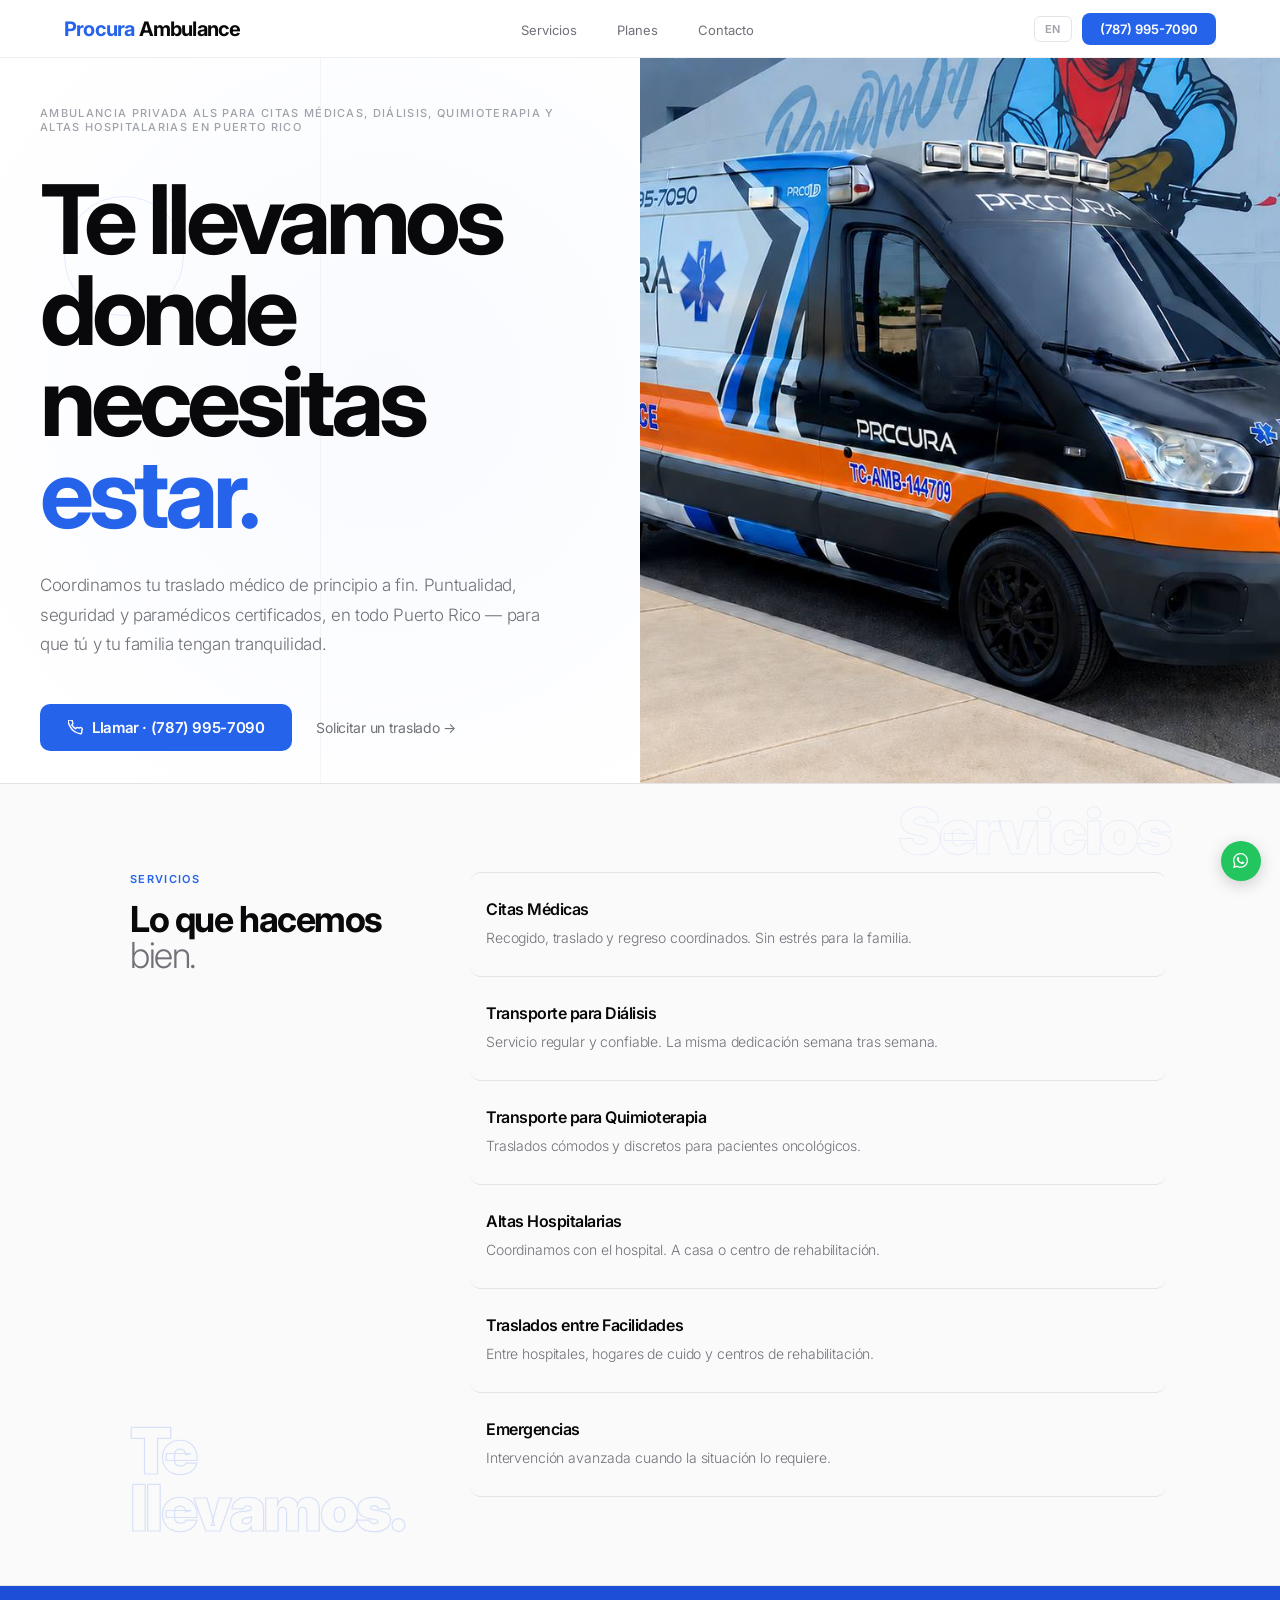
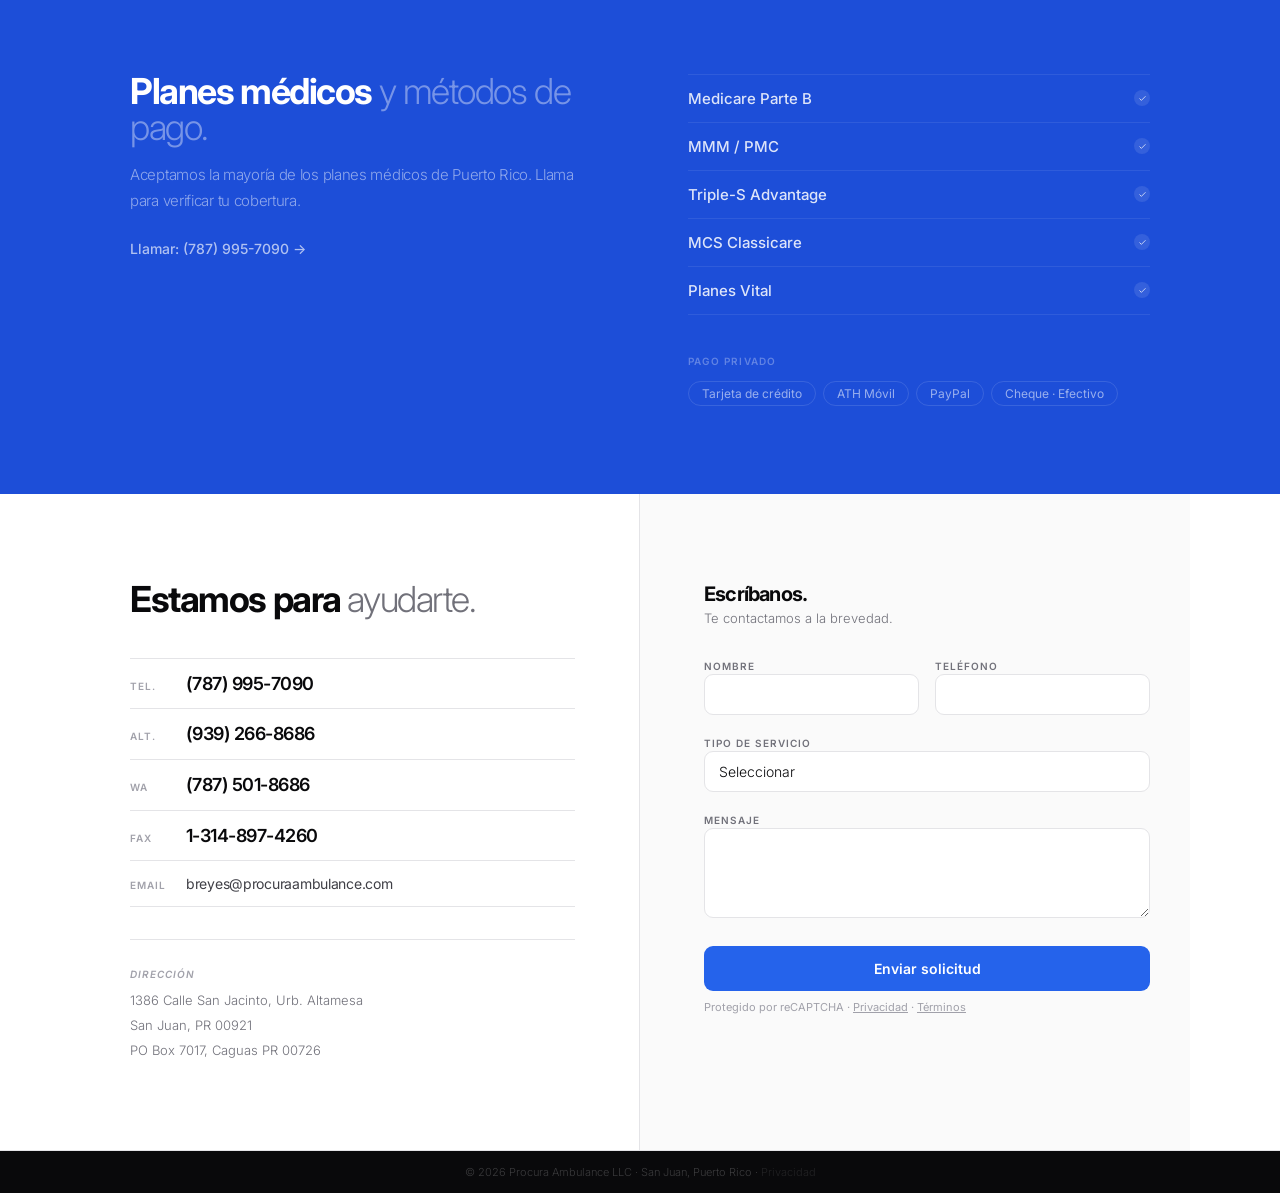
<file: index.html>
<!DOCTYPE html>
<html lang="es">
<head>
<meta charset="UTF-8">
<meta name="color-scheme" content="light">
<meta name="theme-color" content="#ffffff">
<meta name="viewport" content="width=device-width, initial-scale=1.0">
<title>Procura Ambulance | Transporte Médico Privado en Puerto Rico</title>
<meta name="description" content="Transporte médico privado en Puerto Rico. Diálisis, citas médicas, quimioterapia, altas hospitalarias. Paramédicos certificados. Llame: (787) 995-7090.">
<meta name="keywords" content="transporte médico Puerto Rico, ambulancia privada Puerto Rico, transporte diálisis Puerto Rico, traslado médico San Juan, Procura Ambulance, alta hospitalaria traslado PR">
<meta name="robots" content="index, follow, max-snippet:-1, max-image-preview:large, max-video-preview:-1">
<meta name="author" content="Procura Ambulance LLC">
<link rel="canonical" href="https://procuraambulance.com">
<meta property="og:type" content="website">
<meta property="og:site_name" content="Procura Ambulance">
<meta property="og:title" content="Procura Ambulance | Transporte Médico Privado en Puerto Rico">
<meta property="og:description" content="Transporte médico privado con paramédicos certificados. Diálisis, citas médicas, quimioterapia, altas hospitalarias. Puerto Rico. (787) 995-7090.">
<meta property="og:url" content="https://procuraambulance.com">
<meta property="og:image" content="https://procuraambulance.com/og-image.jpg">
<meta property="og:image:width" content="1200">
<meta property="og:image:height" content="630">
<meta property="og:image:alt" content="Procura Ambulance — Transporte Médico Privado en Puerto Rico">
<meta property="og:locale" content="es_PR">
<meta name="twitter:card" content="summary_large_image">
<meta name="twitter:title" content="Procura Ambulance | Transporte Médico Privado en Puerto Rico">
<meta name="twitter:description" content="Transporte médico privado con paramédicos certificados en Puerto Rico. (787) 995-7090.">
<meta name="twitter:image" content="https://procuraambulance.com/og-image.jpg">
<link rel="icon" type="image/svg+xml" href="data:image/svg+xml,%3Csvg xmlns='http://www.w3.org/2000/svg' viewBox='0 0 32 32'%3E%3Crect width='32' height='32' rx='8' fill='%232563EB'/%3E%3Ctext x='16' y='23' text-anchor='middle' font-family='Arial' font-weight='bold' font-size='18' fill='white'%3EP%3C/text%3E%3C/svg%3E">
<script type="application/ld+json">
{"@context":"https://schema.org","@type":"MedicalBusiness","name":"Procura Ambulance LLC","alternateName":"Procura Ambulance","url":"https://procuraambulance.com","telephone":"+17879957090","email":"breyes@procuraambulance.com","priceRange":"$$","areaServed":{"@type":"State","name":"Puerto Rico"},"serviceType":["Transporte médico privado","Traslado para diálisis","Traslado para quimioterapia","Alta hospitalaria","Traslado entre facilidades médicas","Citas médicas","Emergencias médicas"],"address":{"@type":"PostalAddress","streetAddress":"1386 Calle San Jacinto, Urb. Altamesa","addressLocality":"San Juan","addressRegion":"PR","postalCode":"00921","addressCountry":"US"},"geo":{"@type":"GeoCoordinates","latitude":"18.4037","longitude":"-66.0636"},"contactPoint":[{"@type":"ContactPoint","telephone":"+17879957090","contactType":"customer service","availableLanguage":["Spanish","English"],"areaServed":"PR"},{"@type":"ContactPoint","telephone":"+17875018686","contactType":"customer service","availableLanguage":["Spanish","English"]}],"hasMap":"https://maps.google.com/?q=1386+Calle+San+Jacinto+Urb+Altamesa+San+Juan+PR+00921","medicalSpecialty":"Emergency","availableService":[{"@type":"MedicalTherapy","name":"Transporte para Diálisis"},{"@type":"MedicalTherapy","name":"Transporte para Quimioterapia"},{"@type":"MedicalTherapy","name":"Alta Hospitalaria"},{"@type":"MedicalTherapy","name":"Traslado entre Facilidades"},{"@type":"MedicalTherapy","name":"Citas Médicas"},{"@type":"MedicalTherapy","name":"Emergencias"}]}
</script>
<link rel="preconnect" href="https://fonts.googleapis.com">
<link rel="preconnect" href="https://fonts.gstatic.com" crossorigin>
<link href="https://fonts.googleapis.com/css2?family=Inter:ital,wght@0,300;0,400;0,500;0,600;0,700;1,300&display=swap" rel="stylesheet">
<script src="https://www.google.com/recaptcha/api.js?render=6LegoLwsAAAAJdOUtP4m15oGleCQnMo0rz1-6lu"></script>
<style>
*,*::before,*::after{box-sizing:border-box;margin:0;padding:0}
html{color-scheme:only light!important;scroll-behavior:smooth}
:root{
  --blue:#2563EB;--blue-dk:#1D4ED8;--ink:#09090B;--ink2:#3F3F46;--ink3:#71717A;--ink4:#A1A1AA;
  --rule:#E4E4E7;--off:#FAFAFA;--white:#FFFFFF;
  --font:'Inter',-apple-system,BlinkMacSystemFont,sans-serif;--max:1100px;
}

/* ── LANGUAGE SYSTEM — limpio ── */
.es, .en { display: none !important; }
body.lang-es .es { display: revert !important; }
body.lang-en .en { display: revert !important; }
body.lang-es .es.flex { display: flex !important; }
body.lang-en .en.flex { display: flex !important; }
body.lang-es .es.inline { display: inline !important; }
body.lang-en .en.inline { display: inline !important; }

body{font-family:var(--font);color:var(--ink);background:var(--white);-webkit-font-smoothing:antialiased;overflow-x:hidden}
nav{position:fixed;inset:0 0 auto;z-index:99;height:58px;padding:0 2rem;background:rgba(255,255,255,.93);backdrop-filter:blur(20px);border-bottom:1px solid rgba(0,0,0,.06);display:flex;align-items:center}
.nav-inner{width:100%;padding:0 2rem;margin:0;display:flex;align-items:center;justify-content:space-between}
.logo{font-size:20px;font-weight:700;letter-spacing:-.04em;color:var(--ink);text-decoration:none}
.logo b{color:var(--blue)}
.nav-links{display:flex;gap:2.5rem;list-style:none}
.nav-links a{font-size:13px;color:var(--ink3);text-decoration:none;transition:color .12s}
.nav-links a:hover{color:var(--ink)}
.nav-right{display:flex;align-items:center;gap:10px}
.lang{font-family:var(--font);font-size:11px;font-weight:600;letter-spacing:.06em;color:var(--ink4);background:none;border:1px solid var(--rule);border-radius:6px;padding:5px 10px;cursor:pointer;transition:all .12s}
.lang:hover{color:var(--ink)}
.nav-cta{font-size:13px;font-weight:600;color:#fff;background:var(--blue);border-radius:8px;padding:8px 18px;text-decoration:none;transition:background .12s}
.nav-cta:hover{background:var(--blue-dk)}
.ham{display:none;background:none;border:none;cursor:pointer;padding:4px;flex-direction:column;gap:5px}
.ham span{display:block;width:20px;height:1.5px;background:var(--ink)}
#hero{padding-top:58px;min-height:auto;display:flex;flex-direction:column;border-bottom:1px solid var(--rule);position:relative;overflow:hidden;background:var(--white)}
.hero-bg-text{position:absolute;right:0;bottom:2%;font-size:clamp(50px,8vw,110px);font-weight:900;letter-spacing:-.08em;line-height:.85;color:transparent;-webkit-text-stroke:1px rgba(37,99,235,.18);pointer-events:none;user-select:none;text-align:right;z-index:0;padding-right:3%;white-space:nowrap;animation:float 6s ease-in-out infinite}
@keyframes float{0%,100%{transform:translateY(0)}50%{transform:translateY(-20px)}}
.hero-grid-line{position:absolute;top:58px;bottom:0;width:1px;background:rgba(0,0,0,.04);z-index:0}
.hero-grid-line:nth-child(1){left:25%}
.hero-grid-line:nth-child(2){left:50%}
.hero-grid-line:nth-child(3){left:75%}
.hero-circle{position:absolute;top:15%;right:8%;width:200px;height:200px;border-radius:50%;border:2px solid rgba(37,99,235,.18);z-index:0}
.hero-circle::after{content:'';position:absolute;inset:30px;border-radius:50%;border:1.5px solid rgba(37,99,235,.12)}
.hero-circle::before{content:'';position:absolute;inset:60px;border-radius:50%;border:1px solid rgba(37,99,235,.08)}
.hero-content{position:relative;z-index:1;flex:1;display:flex;flex-direction:column;justify-content:center;max-width:var(--max);margin:0 auto;width:100%;padding:3rem 2.5rem 2rem}
.h-eyebrow{font-size:11px;font-weight:500;letter-spacing:.12em;text-transform:uppercase;color:var(--ink4);margin-bottom:2.5rem;display:flex;align-items:center;gap:12px}
.h-eyebrow::before{content:'';flex-shrink:0;width:24px;height:1px;background:var(--ink4)}
.h1{font-size:clamp(48px,7.5vw,110px);font-weight:700;line-height:.95;letter-spacing:-.055em;color:var(--ink);margin-bottom:2rem;max-width:800px}
.h1 b{color:var(--blue)}
.h-desc{font-size:17px;font-weight:300;color:var(--ink3);line-height:1.75;letter-spacing:-.02em;max-width:520px;margin-bottom:2.75rem}
.h-btns{display:flex;align-items:center;gap:1.5rem;flex-wrap:wrap}
.btn-main{display:inline-flex;align-items:center;gap:9px;font-family:var(--font);font-size:15px;font-weight:600;color:#fff;background:var(--blue);padding:14px 28px;border-radius:10px;text-decoration:none;letter-spacing:-.025em;transition:background .12s}
.btn-main:hover{background:var(--blue-dk)}
.btn-ghost{font-size:14px;font-weight:400;color:var(--ink3);text-decoration:none;letter-spacing:-.02em;transition:color .12s}
.btn-ghost:hover{color:var(--ink)}
#servicios{background:var(--off);border-bottom:1px solid var(--rule)}
.wrap{max-width:var(--max);margin:0 auto;padding:5.5rem 2.5rem}
.two-col{display:grid;grid-template-columns:260px 1fr;gap:6rem;align-items:start}
.eyebrow{font-size:11px;font-weight:600;letter-spacing:.12em;text-transform:uppercase;color:var(--blue);margin-bottom:1rem}
.sec-h{font-size:clamp(22px,2.8vw,38px);font-weight:700;letter-spacing:-.04em;line-height:1.0;color:var(--ink);margin-bottom:1rem}
.sec-h i{font-style:normal;font-weight:300;color:var(--ink3)}
.svc-rows{display:flex;flex-direction:column}
.svc-row{display:block;padding:1.625rem 1rem;margin:0 -1rem;border-bottom:1px solid var(--rule);border-radius:10px;transition:background .15s}
.svc-row:first-child{border-top:1px solid var(--rule)}
.svc-row:hover{background:var(--white)}
.svc-n{font-size:11px;font-weight:700;color:rgba(37,99,235,.4);letter-spacing:.06em;padding-top:4px}
.svc-row h3{font-size:16px;font-weight:600;color:var(--ink);letter-spacing:-.03em;margin-bottom:.4rem;line-height:1.3}
.svc-row p{font-size:14px;font-weight:300;color:var(--ink3);line-height:1.7;letter-spacing:-.01em}
#planes{background:var(--blue-dk)}
.pl-grid{max-width:var(--max);margin:0 auto;padding:5.5rem 2.5rem;display:grid;grid-template-columns:1fr 1fr;gap:6rem;align-items:start}
.pl-h{font-size:clamp(22px,2.8vw,38px);font-weight:700;letter-spacing:-.04em;line-height:1.0;color:#fff;margin-bottom:1rem}
.pl-h i{font-style:normal;font-weight:300;color:rgba(255,255,255,.4)}
.pl-p{font-size:15px;font-weight:300;color:rgba(255,255,255,.5);line-height:1.75;letter-spacing:-.02em;margin-bottom:1.5rem}
.pl-cta-lnk{font-size:14px;font-weight:500;color:rgba(255,255,255,.65);text-decoration:none;transition:color .12s}
.pl-cta-lnk:hover{color:#fff}
.pl-rows{display:flex;flex-direction:column}
.pl-row{display:flex;align-items:center;justify-content:space-between;padding:.875rem 0;border-bottom:1px solid rgba(255,255,255,.08);font-size:15px;font-weight:500;color:rgba(255,255,255,.85)}
.pl-row:first-child{border-top:1px solid rgba(255,255,255,.08)}
.pl-ck{width:16px;height:16px;border-radius:50%;background:rgba(255,255,255,.1);display:flex;align-items:center;justify-content:center;flex-shrink:0}
.pl-ck svg{stroke:rgba(255,255,255,.75)}
.pago-wrap{margin-top:2.5rem;}
.pago-lbl{font-size:10px;font-weight:600;letter-spacing:.12em;text-transform:uppercase;color:rgba(255,255,255,.3);margin-bottom:.875rem}
.pago-tags{display:flex;flex-wrap:wrap;gap:7px;margin-top:.75rem}
.pago-tag{font-size:12px;color:rgba(255,255,255,.55);border:1px solid rgba(255,255,255,.12);border-radius:100px;padding:4px 13px}
#contacto{border-bottom:1px solid var(--rule)}
.con-grid{max-width:var(--max);margin:0 auto;display:grid;grid-template-columns:1fr 1fr}
.con-l{padding:5.5rem 4rem 5.5rem 2.5rem;border-right:1px solid var(--rule)}
.con-r{padding:5.5rem 2.5rem 5.5rem 4rem;background:var(--off)}
.con-h{font-size:clamp(22px,2.8vw,38px);font-weight:700;letter-spacing:-.04em;line-height:1.0;color:var(--ink);margin-bottom:2.5rem}
.con-h i{font-style:normal;font-weight:300;color:var(--ink3)}
.con-rows{display:flex;flex-direction:column}
.ci{display:flex;align-items:baseline;gap:1.25rem;padding:.875rem 0;border-bottom:1px solid var(--rule);text-decoration:none;transition:opacity .12s}
.ci:first-child{border-top:1px solid var(--rule)}
.ci:hover{opacity:.5}
.ci-l{font-size:10px;font-weight:600;letter-spacing:.1em;text-transform:uppercase;color:var(--ink4);min-width:36px;flex-shrink:0;padding-top:3px}
.ci-v{font-size:18px;font-weight:600;letter-spacing:-.03em;color:var(--ink);line-height:1.2}
.ci-sm{font-size:14px;font-weight:400;letter-spacing:-.02em;color:var(--ink2)}
.con-addr{margin-top:2rem;padding-top:1.75rem;border-top:1px solid var(--rule)}
.ca-l{font-size:10px;font-weight:600;letter-spacing:.1em;text-transform:uppercase;color:var(--ink4);margin-bottom:.5rem}
.ca-p{font-size:13px;font-weight:300;color:var(--ink3);line-height:1.9;font-style:normal}
.f-title{font-size:20px;font-weight:700;letter-spacing:-.04em;color:var(--ink);margin-bottom:4px}
.f-sub{font-size:13px;font-weight:300;color:var(--ink3);margin-bottom:1.75rem}
.fg{margin-bottom:1rem}
.fl{display:block;font-size:10px;font-weight:600;letter-spacing:.1em;text-transform:uppercase;color:var(--ink3);margin-bottom:6px}
.fi{width:100%;background:var(--white);border:1px solid var(--rule);border-radius:9px;padding:11px 14px;font-family:var(--font);font-size:14px;font-weight:300;color:var(--ink);outline:none;appearance:none;transition:border-color .12s,box-shadow .12s}
.fi::placeholder{color:var(--ink4)}
.fi:focus{border-color:var(--blue);box-shadow:0 0 0 3px rgba(37,99,235,.08)}
select.fi{cursor:pointer}
textarea.fi{resize:vertical;min-height:90px;line-height:1.65}
.f2{display:grid;grid-template-columns:1fr 1fr;gap:1rem}
.btn-send{width:100%;margin-top:.5rem;font-family:var(--font);font-size:14px;font-weight:600;color:#fff;background:var(--blue);border:none;border-radius:9px;padding:14px;cursor:pointer;transition:background .12s}
.btn-send:hover{background:var(--blue-dk)}
.btn-send:disabled{opacity:.6;cursor:not-allowed}
.f-ok{display:none;padding:1.5rem;text-align:center;font-size:14px;color:#16a34a}
.recaptcha-note{font-size:11px;color:var(--ink4);line-height:1.5;margin-top:.5rem}
.recaptcha-note a{color:var(--ink4)}
.grecaptcha-badge{visibility:hidden}
footer{background:var(--ink);padding:.875rem 2.5rem}
.foot{max-width:var(--max);margin:0 auto;font-size:11px;font-weight:300;color:rgba(255,255,255,.2);text-align:center}
.floats{position:fixed;bottom:1.2rem;right:1.2rem;z-index:199;display:flex;flex-direction:column;gap:6px;align-items:flex-end}
.fl-btn{display:flex;align-items:center;justify-content:center;gap:8px;font-family:var(--font);font-size:13px;font-weight:600;text-decoration:none;padding:10px;width:40px;height:40px;border-radius:50%;box-shadow:0 4px 16px rgba(0,0,0,.18);transition:transform .12s}
.fl-btn span{display:none}
.fl-btn:hover{transform:scale(1.08)}
.fl-tel{background:var(--blue);color:#fff}
.fl-wa{background:#22C55E;color:#fff}
@media(max-width:900px){
  .nav-links,.nav-cta{display:none}
  .ham{display:flex}
  .two-col{grid-template-columns:1fr;gap:3rem}
  .pl-grid{grid-template-columns:1fr;gap:3rem}
  .con-grid{grid-template-columns:1fr}
  .con-l{border-right:none;border-bottom:1px solid var(--rule);padding:4rem 1.5rem 3rem}
  .con-r{padding:3rem 1.5rem 4.5rem}
  .wrap,.pl-grid{padding:4rem 1.5rem}
}
@media(max-width:560px){
  nav{padding:0 1.25rem}
  .hero-content{padding:2.5rem 1.25rem 2rem}
  .h1{font-size:48px}
  .hero-bg-text{font-size:80px;right:-5%;bottom:-5%}
  .f2{grid-template-columns:1fr}
    .fl-btn{padding:10px;border-radius:50%;width:40px;height:40px}
  footer{padding:.875rem 1.25rem}
}
@media(prefers-color-scheme:dark){
  html,body{background:#fff!important;color:#09090B!important}
  nav{background:rgba(255,255,255,.97)!important;border-color:rgba(0,0,0,.06)!important}
  #servicios{background:#FAFAFA!important}
  .con-r{background:#FAFAFA!important}
  .fi{background:#fff!important;color:#09090B!important;border-color:#E4E4E7!important}
  .sec-h,.svc-row h3,.con-h,.ci-v,.f-title,.logo{color:#09090B!important}
  .eyebrow{color:#2563EB!important}
  .svc-row p,.h-desc,.ci-l,.ca-p,.f-sub,.fl{color:#71717A!important}
  footer{background:#09090B!important}
}
.rv{opacity:0;transform:translateY(18px);transition:opacity .65s cubic-bezier(.16,1,.3,1),transform .65s cubic-bezier(.16,1,.3,1)}
.rv.in{opacity:1;transform:none}
.d1{transition-delay:.07s}.d2{transition-delay:.14s}.d3{transition-delay:.21s}.d4{transition-delay:.28s}

    @media(min-width:901px){ .fl-tel { display: none; } }

    #hero{display:grid!important;grid-template-columns:1fr 1fr;min-height:auto;flex-direction:unset;}
    .hero-content{padding:3rem 3rem 2rem 2.5rem;}
    .hero-photo{position:relative;overflow:hidden;z-index:1;}
    .hero-photo img{width:100%;height:100%;object-fit:cover;display:block;}
    @media(max-width:900px){
      #hero{grid-template-columns:1fr!important;}
      .hero-photo{height:auto;order:-1;}
    }

    .hero-content{position:relative;overflow:hidden;}
    .hero-bg-mini{position:absolute;right:30px;bottom:30px;font-size:2rem;font-weight:900;letter-spacing:-.04em;line-height:.9;color:transparent;-webkit-text-stroke:1px rgba(37,99,235,.18);pointer-events:none;user-select:none;z-index:0;animation:float 6s ease-in-out infinite;white-space:nowrap;}
    .svc-bg-mini{position:absolute;right:20px;top:20px;font-size:4rem;font-weight:900;letter-spacing:-.04em;line-height:.85;color:transparent;-webkit-text-stroke:1px rgba(37,99,235,.08);pointer-events:none;user-select:none;z-index:0;white-space:nowrap;}
    #servicios .wrap{position:relative;overflow:hidden;}

    .two-col{position:relative;}
    .svc-left-bg{position:absolute;left:0;bottom:-40px;font-size:4rem;font-weight:900;letter-spacing:-.04em;line-height:.9;color:transparent;-webkit-text-stroke:1.2px rgba(37,99,235,.16);pointer-events:none;user-select:none;z-index:0;animation:float 6s ease-in-out infinite;}

    @media(max-width:900px){
      .hero-photo img{width:100%;height:auto;object-fit:unset;}
      .hero-content{padding:2rem 1.25rem 2rem;}
    }
    .mobile-bar{display:none}
    @media(max-width:900px){
      .floats{display:none!important}
      .mobile-bar{display:flex;position:fixed;left:0;right:0;bottom:0;z-index:199;background:var(--blue);box-shadow:0 -4px 20px rgba(0,0,0,.12)}
      .mb-call{flex:1;display:flex;align-items:center;justify-content:center;gap:10px;color:#fff;font-size:16px;font-weight:600;text-decoration:none;padding:16px}
      .mb-wa{width:64px;display:flex;align-items:center;justify-content:center;background:#22C55E;color:#fff}
      .mb-ico svg{display:block;width:20px;height:20px}
      body{padding-bottom:0}
      footer{padding-bottom:72px}
    }

    @media(max-width:900px){ .h-btns .btn-main{display:none!important} }

    @media(max-width:900px){ .svc-bg-mini,.svc-left-bg{font-size:2.4rem} }
</style>
</head>
<body class="lang-es">
<nav>
  <div class="nav-inner">
    <a href="#hero" class="logo"><b>Procura</b> Ambulance</a>
    <ul class="nav-links">
      <li><a href="#servicios" class="es">Servicios</a><a href="#servicios" class="en">Services</a></li>
      <li><a href="#planes" class="es">Planes</a><a href="#planes" class="en">Plans</a></li>
      <li><a href="#contacto" class="es">Contacto</a><a href="#contacto" class="en">Contact</a></li>
    </ul>
    <div class="nav-right">
      <button class="lang" id="langBtn">EN</button>
      <a href="tel:+17879957090" class="nav-cta">(787) 995-7090</a>
    </div>
  </div>
</nav>
<section id="hero">
  <div class="hero-grid-line"></div>
  <div class="hero-grid-line"></div>
  <div class="hero-grid-line"></div>
  <div class="hero-circle"></div>
  <div style="position:absolute;top:25%;left:5%;width:120px;height:120px;border:1.5px solid rgba(37,99,235,.12);border-radius:50%;z-index:0"></div>
  <div style="position:absolute;bottom:20%;right:15%;width:80px;height:80px;border:1px solid rgba(37,99,235,.1);border-radius:50%;z-index:0"></div>
  <div style="position:absolute;inset:0;background:radial-gradient(circle at 30% 50%, rgba(37,99,235,.03) 0%, transparent 50%);z-index:0;pointer-events:none"></div>
  <div class="hero-bg-text" aria-hidden="true">
    <span class="es">Te<br>llevamos.</span>
    <span class="en">We'll get<br>you there.</span>
  </div>
  <div class="hero-content">
    <p class="h-eyebrow rv es">Ambulancia privada ALS para citas médicas, diálisis, quimioterapia y altas hospitalarias en Puerto Rico</p>
    <p class="h-eyebrow rv en">Private ALS ambulance for medical appointments, dialysis, chemotherapy and hospital discharges in Puerto Rico</p>
    <h1 class="h1 rv d1 es">Te llevamos<br>donde necesitas <b>estar.</b></h1>
    <h1 class="h1 rv d1 en">We take you<br>where you need <b>to be.</b></h1>
    <p class="h-desc rv d2 es">Coordinamos tu traslado médico de principio a fin. Puntualidad, seguridad y paramédicos certificados, en todo Puerto Rico — para que tú y tu familia tengan tranquilidad.</p>
    <p class="h-desc rv d2 en">We coordinate your medical transport from start to finish. Punctuality, safety and certified paramedics, across Puerto Rico — so you and your family have peace of mind.</p>
    <div class="h-btns rv d3">
      <a href="tel:+17879957090" class="btn-main">
        <svg width="15" height="15" fill="none" stroke="currentColor" stroke-width="2.2" viewBox="0 0 24 24" aria-hidden="true"><path d="M22 16.92v3a2 2 0 01-2.18 2 19.79 19.79 0 01-8.63-3.07A19.5 19.5 0 013.07 9.81 19.79 19.79 0 01.01 1.22 2 2 0 012 0h3a2 2 0 012 1.72c.127.96.361 1.903.7 2.81a2 2 0 01-.45 2.11L6.09 7.91a16 16 0 006 6l1.27-1.27a2 2 0 012.11-.45c.907.339 1.85.573 2.81.7A2 2 0 0122 16.92z"/></svg>
        <span class="es">Llamar &middot; (787) 995-7090</span><span class="en">Call &middot; (787) 995-7090</span>
      </a>
      <a href="#contacto" class="btn-ghost">
        <span class="es">Solicitar un traslado &rarr;</span><span class="en">Request a transport &rarr;</span>
      </a>
    </div>
  </div>
  <div class="hero-photo">
    <img src="procura-hero-v4.jpg" alt="Ambulancia Procura Ambulance en Puerto Rico" />
  </div>
</section>
<section id="servicios">
  <div class="wrap">
      <span class="svc-bg-mini" aria-hidden="true">Servicios</span>
    <div class="two-col">
      <div>
        <p class="eyebrow rv es">Servicios</p>
        <p class="eyebrow rv en">Services</p>
        <h2 class="sec-h rv es">Lo que hacemos <i>bien.</i></h2>
        <h2 class="sec-h rv en">What we do <i>well.</i></h2>
        <span class="svc-left-bg es" aria-hidden="true">Te<br>llevamos.</span>
        <span class="svc-left-bg en" aria-hidden="true" style="display:none">We take<br>you there.</span>
      </div>
      <div class="svc-rows">
        <div class="svc-row"><div>
          <h3 class="es">Citas Médicas</h3><h3 class="en">Medical Appointments</h3>
          <p class="es">Recogido, traslado y regreso coordinados. Sin estrés para la familia.</p>
          <p class="en">Pickup, transport and return coordinated. No stress for the family.</p>
        </div></div>
        <div class="svc-row"><div>
          <h3 class="es">Transporte para Diálisis</h3><h3 class="en">Dialysis Transport</h3>
          <p class="es">Servicio regular y confiable. La misma dedicación semana tras semana.</p>
          <p class="en">Reliable, scheduled service. The same care week after week.</p>
        </div></div>
        <div class="svc-row"><div>
          <h3 class="es">Transporte para Quimioterapia</h3><h3 class="en">Chemotherapy Transport</h3>
          <p class="es">Traslados cómodos y discretos para pacientes oncológicos.</p>
          <p class="en">Comfortable, discreet transport for oncology patients.</p>
        </div></div>
        <div class="svc-row"><div>
          <h3 class="es">Altas Hospitalarias</h3><h3 class="en">Hospital Discharges</h3>
          <p class="es">Coordinamos con el hospital. A casa o centro de rehabilitación.</p>
          <p class="en">We coordinate with the hospital. Home or rehabilitation center.</p>
        </div></div>
        <div class="svc-row"><div>
          <h3 class="es">Traslados entre Facilidades</h3><h3 class="en">Facility Transfers</h3>
          <p class="es">Entre hospitales, hogares de cuido y centros de rehabilitación.</p>
          <p class="en">Between hospitals, care homes and rehabilitation centers.</p>
        </div></div>
        <div class="svc-row"><div>
          <h3 class="es">Emergencias</h3><h3 class="en">Emergencies</h3>
          <p class="es">Intervención avanzada cuando la situación lo requiere.</p>
          <p class="en">Advanced intervention when the situation demands it.</p>
        </div></div>
      </div>
    </div>
  </div>
</section>
<section id="planes">
  <div class="pl-grid">
    <div class="rv">
      <h2 class="pl-h es">Planes médicos <i>y métodos de pago.</i></h2>
      <h2 class="pl-h en">Insurance plans <i>and payment.</i></h2>
      <p class="pl-p es">Aceptamos la mayoría de los planes médicos de Puerto Rico. Llama para verificar tu cobertura.</p>
      <p class="pl-p en">We accept most medical plans in Puerto Rico. Call to verify your coverage.</p>
      <a href="tel:+17879957090" class="pl-cta-lnk es">Llamar: (787) 995-7090 &rarr;</a>
      <a href="tel:+17879957090" class="pl-cta-lnk en">Call: (787) 995-7090 &rarr;</a>
    </div>
    <div class="rv d1">
      <div class="pl-rows">
        <div class="pl-row"><span class="es">Medicare Parte B</span><span class="en">Medicare Part B</span><div class="pl-ck"><svg width="9" height="9" fill="none" stroke-width="2.5" viewBox="0 0 24 24"><polyline points="20 6 9 17 4 12"/></svg></div></div>
        <div class="pl-row">MMM / PMC<div class="pl-ck"><svg width="9" height="9" fill="none" stroke-width="2.5" viewBox="0 0 24 24"><polyline points="20 6 9 17 4 12"/></svg></div></div>
        <div class="pl-row">Triple-S Advantage<div class="pl-ck"><svg width="9" height="9" fill="none" stroke-width="2.5" viewBox="0 0 24 24"><polyline points="20 6 9 17 4 12"/></svg></div></div>
        <div class="pl-row">MCS Classicare<div class="pl-ck"><svg width="9" height="9" fill="none" stroke-width="2.5" viewBox="0 0 24 24"><polyline points="20 6 9 17 4 12"/></svg></div></div>
        <div class="pl-row">Planes Vital<div class="pl-ck"><svg width="9" height="9" fill="none" stroke-width="2.5" viewBox="0 0 24 24"><polyline points="20 6 9 17 4 12"/></svg></div></div>
      </div>
      <div class="pago-wrap">
        <p class="pago-lbl es">Pago privado</p><p class="pago-lbl en">Private pay</p>
        <div class="pago-tags">
          <span class="pago-tag es">Tarjeta de crédito</span><span class="pago-tag en">Credit card</span>
          <span class="pago-tag">ATH Móvil</span>
          <span class="pago-tag">PayPal</span>
          <span class="pago-tag es">Cheque &middot; Efectivo</span><span class="pago-tag en">Check &middot; Cash</span>
        </div>
      </div>
    </div>
  </div>
</section>
<section id="contacto">
  <div class="con-grid">
    <div class="con-l">
      <h2 class="con-h rv es">Estamos para <i>ayudarte.</i></h2>
      <h2 class="con-h rv en">We are here <i>to serve you.</i></h2>
      <div class="con-rows">
        <a href="tel:+17879957090" class="ci"><span class="ci-l">Tel.</span><span class="ci-v">(787) 995-7090</span></a>
        <a href="tel:+19392668686" class="ci"><span class="ci-l">Alt.</span><span class="ci-v">(939) 266-8686</span></a>
        <a href="https://wa.me/17875018686" class="ci" target="_blank" rel="noopener"><span class="ci-l">WA</span><span class="ci-v">(787) 501-8686</span></a>
        <div class="ci" style="cursor:default"><span class="ci-l">Fax</span><span class="ci-v">1-314-897-4260</span></div>
        <a href="mailto:breyes@procuraambulance.com" class="ci"><span class="ci-l">Email</span><span class="ci-sm">breyes@procuraambulance.com</span></a>
      </div>
      <address class="con-addr">
        <p class="ca-l es">Dirección</p><p class="ca-l en">Address</p>
        <p class="ca-p">1386 Calle San Jacinto, Urb. Altamesa<br>San Juan, PR 00921<br>PO Box 7017, Caguas PR 00726</p>
      </address>
    </div>
    <div class="con-r rv d1">
      <p class="f-title es">Escríbanos.</p><p class="f-title en">Write to us.</p>
      <p class="f-sub es">Te contactamos a la brevedad.</p><p class="f-sub en">We will be in touch shortly.</p>
      <form id="cForm" action="https://api.web3forms.com/submit" method="POST" novalidate>
        <input type="hidden" name="access_key" value="1a867b7e-9607-4b66-a1e1-5f65a1533a5e">
        <input type="hidden" name="subject" value="Nueva solicitud — Procura Ambulance">
        <input type="hidden" name="from_name" value="Procura Ambulance Web">
        <input type="hidden" name="g-recaptcha-response" id="recaptcha-token-procura">
        <div class="f2">
          <div class="fg"><label class="fl es" for="nom">Nombre</label><label class="fl en" for="nom">Name</label><input class="fi" type="text" id="nom" name="nombre" required autocomplete="name" placeholder=""></div>
          <div class="fg"><label class="fl es" for="tel2">Teléfono</label><label class="fl en" for="tel2">Phone</label><input class="fi" type="tel" id="tel2" name="telefono" required autocomplete="tel" placeholder=""></div>
        </div>
        <div class="fg">
          <label class="fl es" for="svc">Tipo de servicio</label><label class="fl en" for="svc">Service type</label>
          <select class="fi svc-select-es" id="svc" name="servicio" required>
            <option value="" disabled selected>Seleccionar</option>
            <option value="cita">Cita médica</option>
            <option value="dialisis">Diálisis</option>
            <option value="quimio">Quimioterapia</option>
            <option value="alta">Alta hospitalaria</option>
            <option value="traslado">Traslado entre facilidades</option>
            <option value="emergencia">Emergencia</option>
            <option value="otro">Otro</option>
          </select>
          <select class="fi svc-select-en" id="svc-en" name="service_en" style="display:none">
            <option value="" disabled selected>Seleccionar</option>
            <option value="appointment">Medical appointment</option>
            <option value="dialysis">Dialysis</option>
            <option value="chemo">Chemotherapy</option>
            <option value="discharge">Hospital discharge</option>
            <option value="transfer">Facility transfer</option>
            <option value="emergency">Emergency</option>
            <option value="other">Other</option>
          </select>
        </div>
        <div class="fg"><label class="fl es" for="msg">Mensaje</label><label class="fl en" for="msg">Message</label><textarea class="fi" id="msg" name="mensaje" placeholder=""></textarea></div>
        <button type="submit" class="btn-send es" id="submit-procura">Enviar solicitud</button>
        <button type="submit" class="btn-send en" id="submit-procura-en">Send request</button>
        <p class="recaptcha-note es">Protegido por reCAPTCHA · <a href="https://policies.google.com/privacy" target="_blank">Privacidad</a> · <a href="https://policies.google.com/terms" target="_blank">Términos</a></p>
        <p class="recaptcha-note en" style="display:none">Protected by reCAPTCHA · <a href="https://policies.google.com/privacy" target="_blank">Privacy</a> · <a href="https://policies.google.com/terms" target="_blank">Terms</a></p>
      </form>
      <div class="f-ok" id="fOk">
        <span class="es">Mensaje enviado. Te contactaremos a la brevedad.</span>
        <span class="en">Message sent. We will be in touch shortly.</span>
      </div>
    </div>
  </div>
</section>
<footer>
  <p class="foot"><span class="es">© 2026 Procura Ambulance LLC · San Juan, Puerto Rico · <a href="/privacy.html" style="color:inherit;opacity:.5;text-decoration:none">Privacidad</a></span><span class="en">© 2026 Procura Ambulance LLC · San Juan, Puerto Rico · <a href="/privacy.html" style="color:inherit;opacity:.5;text-decoration:none">Privacy</a></span></p>
</footer>
<div class="mobile-bar">
  <a href="tel:+17879957090" class="mb-call" aria-label="Llamar a Procura Ambulance"><span class="mb-ico"></span><span class="es">Llamar &middot; (787) 995-7090</span><span class="en">Call &middot; (787) 995-7090</span></a>
  <a href="https://wa.me/17875018686" class="mb-wa" target="_blank" rel="noopener" aria-label="WhatsApp"><span class="mb-ico"></span></a>
</div>
<div class="floats">
  <a href="https://wa.me/17875018686" class="fl-btn fl-wa" target="_blank" rel="noopener" aria-label="Contactar por WhatsApp a Procura Ambulance" id="wa-float-btn">
    <svg width="15" height="15" viewBox="0 0 24 24" fill="currentColor" aria-hidden="true"><path d="M17.472 14.382c-.297-.149-1.758-.867-2.03-.967-.273-.099-.471-.148-.67.15-.197.297-.767.966-.94 1.164-.173.199-.347.223-.644.075-.297-.15-1.255-.463-2.39-1.475-.883-.788-1.48-1.761-1.653-2.059-.173-.297-.018-.458.13-.606.134-.133.298-.347.446-.52.149-.174.198-.298.298-.497.099-.198.05-.371-.025-.52-.075-.149-.669-1.612-.916-2.207-.242-.579-.487-.5-.669-.51-.173-.008-.371-.01-.57-.01-.198 0-.52.074-.792.372-.272.297-1.04 1.016-1.04 2.479 0 1.462 1.065 2.875 1.213 3.074.149.198 2.096 3.2 5.077 4.487.709.306 1.262.489 1.694.625.712.227 1.36.195 1.871.118.571-.085 1.758-.719 2.006-1.413.248-.694.248-1.289.173-1.413-.074-.124-.272-.198-.57-.347m-5.421 7.403h-.004a9.87 9.87 0 01-5.031-1.378l-.361-.214-3.741.982.998-3.648-.235-.374a9.86 9.86 0 01-1.51-5.26c.001-5.45 4.436-9.884 9.888-9.884 2.64 0 5.122 1.03 6.988 2.898a9.825 9.825 0 012.893 6.994c-.003 5.45-4.437 9.884-9.885 9.884m8.413-18.297A11.815 11.815 0 0012.05 0C5.495 0 .16 5.335.157 11.892c0 2.096.547 4.142 1.588 5.945L.057 24l6.305-1.654a11.882 11.882 0 005.683 1.448h.005c6.554 0 11.89-5.335 11.893-11.893a11.821 11.821 0 00-3.48-8.413z"/></svg>
    <span>WhatsApp</span>
  </a>
  <a href="tel:+17879957090" class="fl-btn fl-tel" aria-label="Llamar a Procura Ambulance">
    <svg width="15" height="15" fill="none" stroke="currentColor" stroke-width="2.2" viewBox="0 0 24 24" aria-hidden="true"><path d="M22 16.92v3a2 2 0 01-2.18 2 19.79 19.79 0 01-8.63-3.07A19.5 19.5 0 013.07 9.81 19.79 19.79 0 01.01 1.22 2 2 0 012 0h3a2 2 0 012 1.72c.127.96.361 1.903.7 2.81a2 2 0 01-.45 2.11L6.09 7.91a16 16 0 006 6l1.27-1.27a2 2 0 012.11-.45c.907.339 1.85.573 2.81.7A2 2 0 0122 16.92z"/></svg>
    <span>787-995-7090</span>
  </a>
</div>
<script>
const RECAPTCHA_SITE_KEY = '6LegoLwsAAAAJdOUtP4m15oGleCQnMo0rz1-6lu';
const obs=new IntersectionObserver(e=>e.forEach(el=>{if(el.isIntersecting)el.target.classList.add('in')}),{threshold:.06});
document.querySelectorAll('.rv').forEach(el=>obs.observe(el));
setTimeout(()=>document.querySelectorAll('.rv').forEach(el=>el.classList.add('in')),400);
const titles={es:'Procura Ambulance | Transporte M\u00e9dico Privado en Puerto Rico',en:'Procura Ambulance | Private Medical Transport in Puerto Rico'};
function applyLang(lang,skipSave){
  document.body.className='lang-'+lang;
  document.getElementById('langBtn').textContent=lang==='en'?'ES':'EN';
  document.documentElement.lang=lang;
  document.title=titles[lang];
  const se=document.querySelector('.svc-select-es'),sn=document.querySelector('.svc-select-en');
  if(se&&sn){se.style.display=lang==='es'?'block':'none';sn.style.display=lang==='en'?'block':'none';se.required=(lang==='es');sn.required=false;se.name='servicio';sn.name=lang==='en'?'servicio':'service_en_unused';}
  document.querySelectorAll('.recaptcha-note').forEach(el=>{el.style.display=el.classList.contains(lang)?'block':'none';});
  if(!skipSave){try{localStorage.setItem('pc_lang',lang);}catch(e){}}
}
document.getElementById('langBtn').addEventListener('click',function(){
  const cur=document.body.classList.contains('lang-en')?'en':'es';
  applyLang(cur==='en'?'es':'en');
});
try{const saved=localStorage.getItem('pc_lang');if(saved==='en'){applyLang('en',true);}}catch(e){}
const form=document.getElementById('cForm'),fok=document.getElementById('fOk');
form.addEventListener('submit',async function(e){
  e.preventDefault();
  const btn=document.getElementById('submit-procura');
  const btnEn=document.getElementById('submit-procura-en');
  if(btn)btn.disabled=true;
  if(btnEn)btnEn.disabled=true;
  try{
    const token=await grecaptcha.execute(RECAPTCHA_SITE_KEY,{action:'submit'});
    document.getElementById('recaptcha-token-procura').value=token;
    const r=await fetch(form.action,{method:'POST',body:new FormData(form),headers:{'Accept':'application/json'}});
    if(r.ok){form.style.display='none';fok.style.display='block';}
    else{if(btn)btn.disabled=false;if(btnEn)btnEn.disabled=false;}
  }catch{if(btn)btn.disabled=false;if(btnEn)btnEn.disabled=false;}
});
  (function(){var t=document.querySelector('.fl-tel svg'),w=document.querySelector('.fl-wa svg'),i=document.querySelectorAll('.mb-ico');if(t&&i[0])i[0].innerHTML=t.outerHTML;if(w&&i[1])i[1].innerHTML=w.outerHTML;})();
</script>
</body>
</html>
</file>
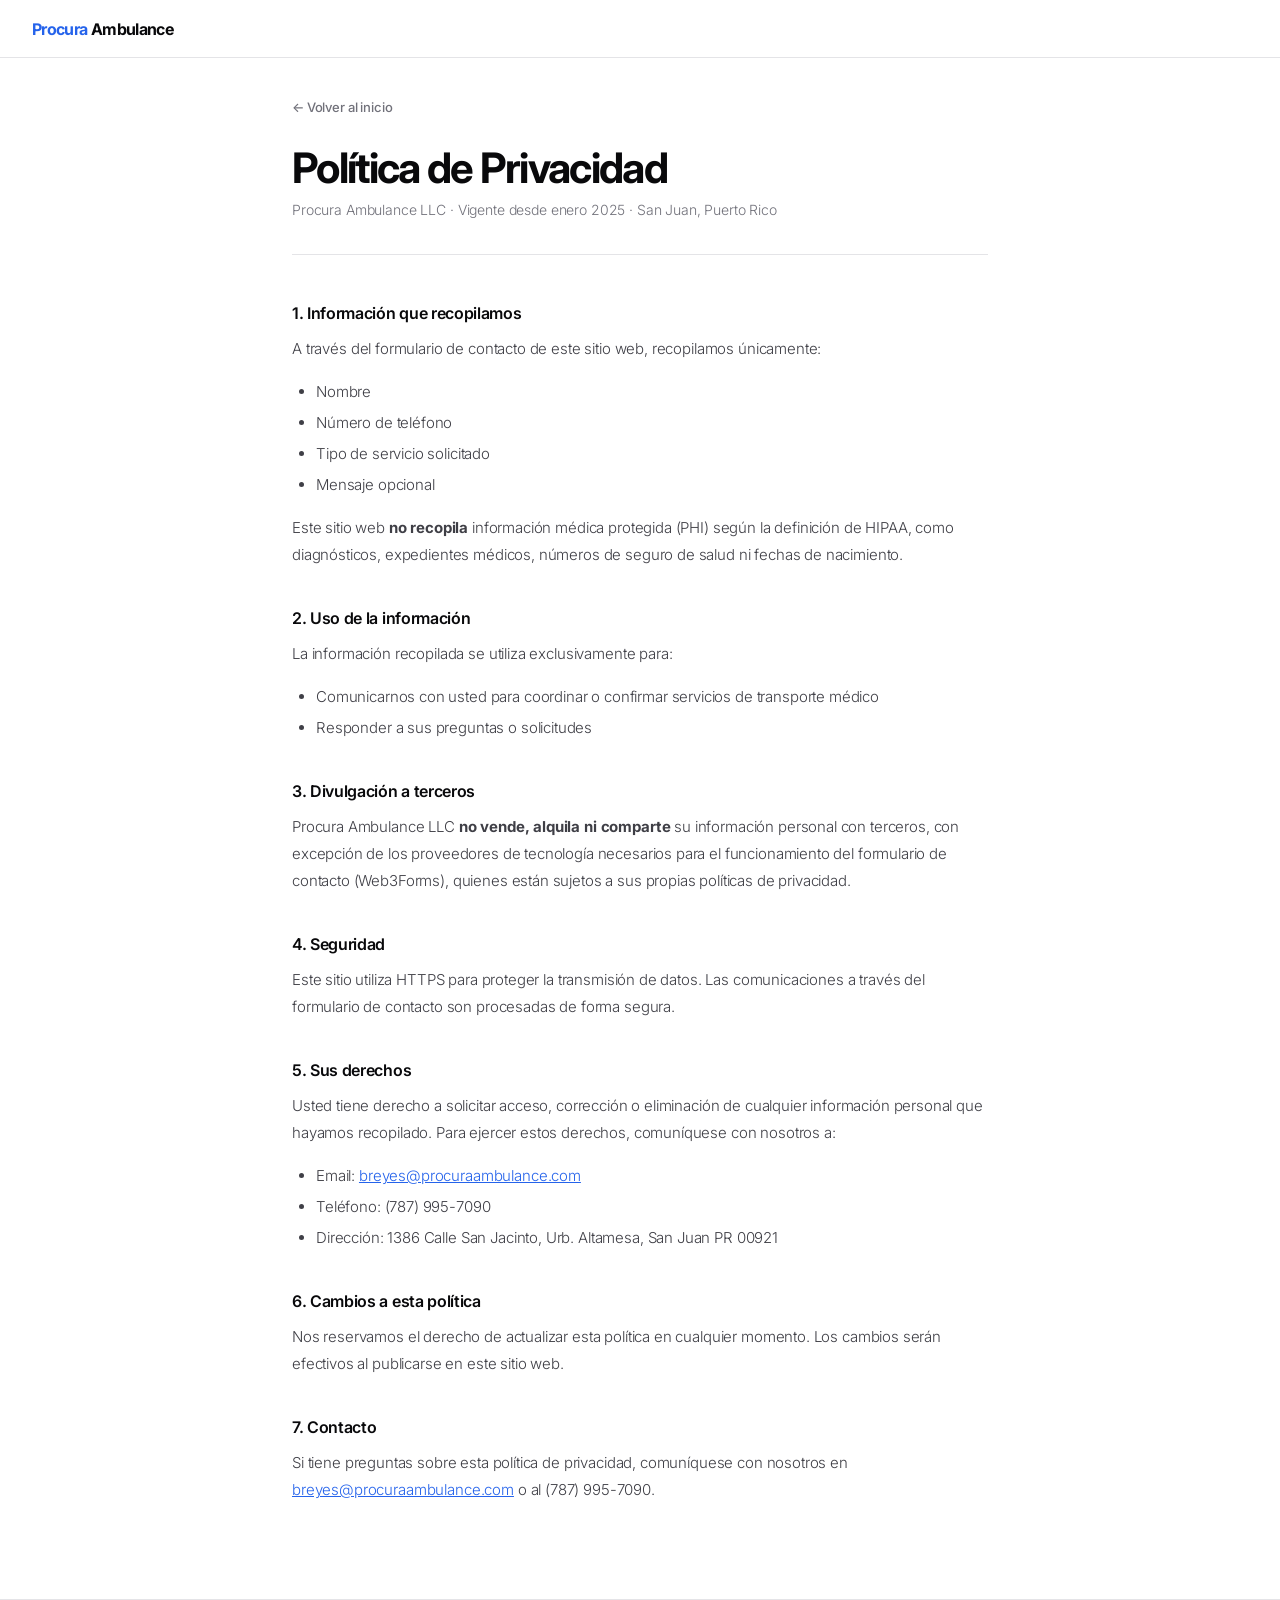
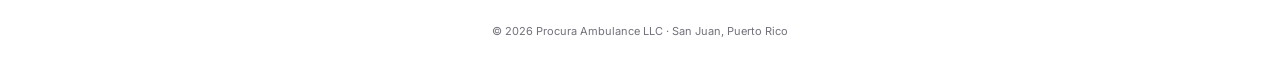
<file: privacy.html>
<!DOCTYPE html>
<html lang="es">
<head>
<meta charset="UTF-8">
<meta name="color-scheme" content="light">
<meta name="viewport" content="width=device-width, initial-scale=1.0">
<title>Política de Privacidad | Procura Ambulance</title>
<link rel="preconnect" href="https://fonts.googleapis.com">
<link rel="preconnect" href="https://fonts.gstatic.com" crossorigin>
<link href="https://fonts.googleapis.com/css2?family=Inter:wght@300;400;500;600;700&display=swap" rel="stylesheet">
<style>
*,*::before,*::after{box-sizing:border-box;margin:0;padding:0}
:root{color-scheme:light;--blue:#2563EB;--ink:#09090B;--ink3:#71717A;--rule:#E4E4E7;--off:#FAFAFA;--white:#FFFFFF;--font:'Inter',-apple-system,sans-serif;--max:760px}
body{font-family:var(--font);color:var(--ink);background:var(--white);-webkit-font-smoothing:antialiased;padding:0}
@media(prefers-color-scheme:dark){html,body{background:#fff!important;color:#09090B!important}}
nav{position:fixed;inset:0 0 auto;height:58px;padding:0 2rem;background:rgba(255,255,255,.95);backdrop-filter:blur(20px);border-bottom:1px solid var(--rule);display:flex;align-items:center;z-index:99}
.logo{font-size:16px;font-weight:700;letter-spacing:-.04em;color:var(--ink);text-decoration:none}
.logo b{color:var(--blue)}
.wrap{max-width:var(--max);margin:0 auto;padding:6rem 2rem 5rem}
h1{font-size:clamp(28px,4vw,42px);font-weight:700;letter-spacing:-.04em;line-height:1;margin-bottom:.5rem}
.subtitle{font-size:14px;color:var(--ink3);margin-bottom:3rem;padding-bottom:2rem;border-bottom:1px solid var(--rule)}
h2{font-size:16px;font-weight:600;letter-spacing:-.02em;margin:2.5rem 0 .75rem}
p{font-size:15px;font-weight:300;color:#3F3F46;line-height:1.8;letter-spacing:-.01em;margin-bottom:1rem}
ul{font-size:15px;font-weight:300;color:#3F3F46;line-height:1.8;letter-spacing:-.01em;padding-left:1.5rem;margin-bottom:1rem}
li{margin-bottom:.25rem}
a{color:var(--blue)}
.back{display:inline-flex;align-items:center;gap:8px;font-size:13px;font-weight:500;color:var(--ink3);text-decoration:none;margin-bottom:2rem;letter-spacing:-.01em;transition:color .12s}
.back:hover{color:var(--ink)}
footer{border-top:1px solid var(--rule);padding:1.5rem 2rem;text-align:center;font-size:11px;color:var(--ink3)}
</style>
</head>
<body>
<nav><a href="/" class="logo"><b>Procura</b> Ambulance</a></nav>
<div class="wrap">
  <a href="/" class="back">← Volver al inicio</a>
  <h1>Política de Privacidad</h1>
  <p class="subtitle">Procura Ambulance LLC · Vigente desde enero 2025 · San Juan, Puerto Rico</p>

  <h2>1. Información que recopilamos</h2>
  <p>A través del formulario de contacto de este sitio web, recopilamos únicamente:</p>
  <ul>
    <li>Nombre</li>
    <li>Número de teléfono</li>
    <li>Tipo de servicio solicitado</li>
    <li>Mensaje opcional</li>
  </ul>
  <p>Este sitio web <strong>no recopila</strong> información médica protegida (PHI) según la definición de HIPAA, como diagnósticos, expedientes médicos, números de seguro de salud ni fechas de nacimiento.</p>

  <h2>2. Uso de la información</h2>
  <p>La información recopilada se utiliza exclusivamente para:</p>
  <ul>
    <li>Comunicarnos con usted para coordinar o confirmar servicios de transporte médico</li>
    <li>Responder a sus preguntas o solicitudes</li>
  </ul>

  <h2>3. Divulgación a terceros</h2>
  <p>Procura Ambulance LLC <strong>no vende, alquila ni comparte</strong> su información personal con terceros, con excepción de los proveedores de tecnología necesarios para el funcionamiento del formulario de contacto (Web3Forms), quienes están sujetos a sus propias políticas de privacidad.</p>

  <h2>4. Seguridad</h2>
  <p>Este sitio utiliza HTTPS para proteger la transmisión de datos. Las comunicaciones a través del formulario de contacto son procesadas de forma segura.</p>

  <h2>5. Sus derechos</h2>
  <p>Usted tiene derecho a solicitar acceso, corrección o eliminación de cualquier información personal que hayamos recopilado. Para ejercer estos derechos, comuníquese con nosotros a:</p>
  <ul>
    <li>Email: <a href="mailto:breyes@procuraambulance.com">breyes@procuraambulance.com</a></li>
    <li>Teléfono: (787) 995-7090</li>
    <li>Dirección: 1386 Calle San Jacinto, Urb. Altamesa, San Juan PR 00921</li>
  </ul>

  <h2>6. Cambios a esta política</h2>
  <p>Nos reservamos el derecho de actualizar esta política en cualquier momento. Los cambios serán efectivos al publicarse en este sitio web.</p>

  <h2>7. Contacto</h2>
  <p>Si tiene preguntas sobre esta política de privacidad, comuníquese con nosotros en <a href="mailto:breyes@procuraambulance.com">breyes@procuraambulance.com</a> o al (787) 995-7090.</p>
</div>
<footer>© 2026 Procura Ambulance LLC · San Juan, Puerto Rico</footer>
</body>
</html>
</file>
